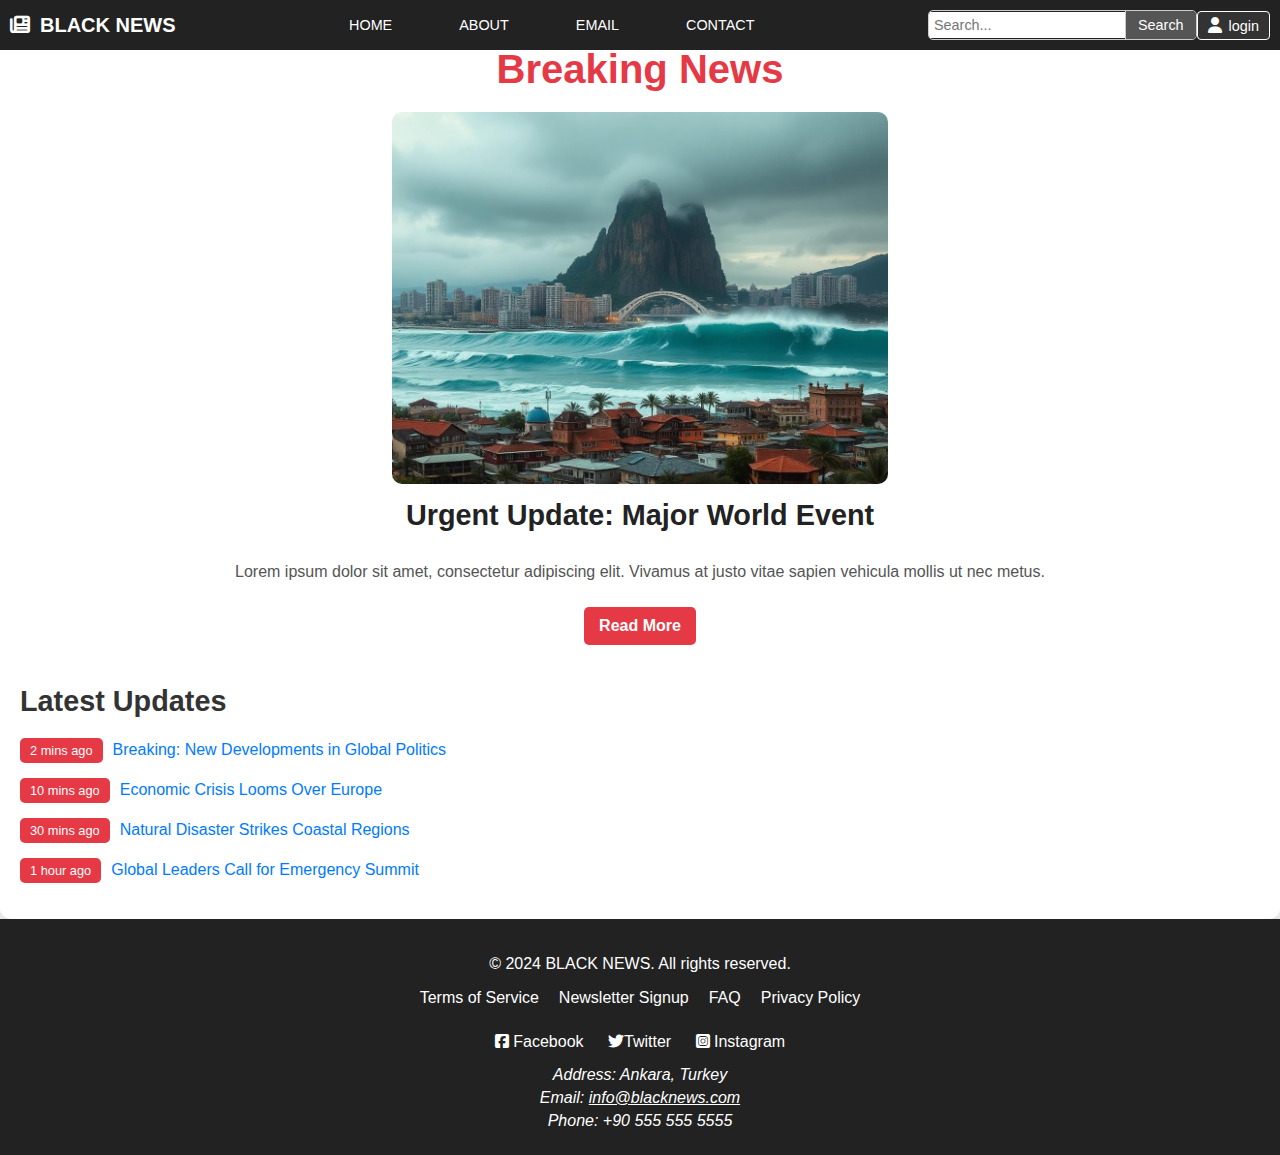
<file: pages/breaking news/breaking news.html>
<!DOCTYPE html>
<html lang="en">

<head>
    <meta charset="UTF-8">
    <meta name="viewport" content="width=device-width, initial-scale=1.0">
    <title>BLACKNEWS.com</title>
    <link rel="stylesheet" href="breaking news.css">
    <link rel="stylesheet" href="https://cdnjs.cloudflare.com/ajax/libs/font-awesome/6.6.0/css/all.min.css">
</head>

<body>
    <header>
        <label for="toggle-sidebar" class="logo"><i class="fa-solid fa-newspaper"></i> BLACK NEWS</label>

        <nav class="Nav-Menu">
            <ul>
                <li><a href="/index.html">HOME</a></li>
                <li><a href="/pages/about/about.html">ABOUT</a></li>
                <li><a href="/pages/email/email.html">EMAIL</a></li>
                <li><a href="/pages/contact/contact.html">CONTACT</a></li>
            </ul>
        </nav>

        <div class="lheader-right">
            <div class="search-container">
                <input type="text" placeholder="Search..." id="search">
                <button type="submit">Search</button>
            </div>
    
            <a class="login" href="/pages/giriş/giriş.html">
                <i class="fa-solid fa-user"></i> login
            </a>
        </div>    

    </header>
    <input type="checkbox" id="toggle-sidebar">
    <aside>

        <ul>
            <li><a href="/pages/world/world.html"><i class="fa-solid fa-globe"></i>World</a></li>
            <li><a href="/pages/breaking news/breaking news.html"><i class="fas fa-newspaper"></i>Breaking News</a></li>
            <li><a href="/pages/sport/sprot.html"><i class="fa-solid fa-football"></i>Sport</a></li>
        </ul>
    </aside>

    <main class="breaking-news-content">
        <section class="breaking-headline">
            <h1>Breaking News</h1>
            <article class="breaking-article">
                <img src="/access/breaking news/breaking news5.png" alt="Breaking news headline image">
                <h2>Urgent Update: Major World Event</h2>
                <p>Lorem ipsum dolor sit amet, consectetur adipiscing elit. Vivamus at justo vitae sapien vehicula
                    mollis ut nec metus.</p>
                <a href="#" class="read-more">Read More</a>
            </article>
        </section>

        <section class="breaking-updates">
            <h2>Latest Updates</h2>
            <ul class="breaking-list">
                <li>
                    <span class="timestamp">2 mins ago</span>
                    <a href="#">Breaking: New Developments in Global Politics</a>
                </li>
                <li>
                    <span class="timestamp">10 mins ago</span>
                    <a href="#">Economic Crisis Looms Over Europe</a>
                </li>
                <li>
                    <span class="timestamp">30 mins ago</span>
                    <a href="#">Natural Disaster Strikes Coastal Regions</a>
                </li>
                <li>
                    <span class="timestamp">1 hour ago</span>
                    <a href="#">Global Leaders Call for Emergency Summit</a>
                </li>
            </ul>
        </section>
    </main>

    <footer>
        <div class="footer-container">

            <p>&copy; 2024 BLACK NEWS. All rights reserved.</p>

            <nav>
                <ul>
                    <li><a href="#">Terms of Service </a></li>
                    <li><a href="#">Newsletter Signup</a></li>
                    <li><a href="#">FAQ</a></li>
                    <li><a href="#">Privacy Policy</a></li>
                </ul>
            </nav>

            <div class="social-media">
                <a href="https://facebook.com" target="_blank"><i class="fa-brands fa-square-facebook"></i> Facebook</a>
                <a href="https://twitter.com" target="_blank"><i class="fa-brands fa-twitter"></i>Twitter</a>
                <a href="https://instagram.com" target="_blank"><i class="fa-brands fa-square-instagram"></i>
                    Instagram</a>
            </div>

            <address>
                <p>Address: Ankara, Turkey</p>
                <p>Email: <a href="mailto:info@blacknews.com">info@blacknews.com</a></p>
                <p>Phone: +90 555 555 5555</p>
            </address>
        </div>
    </footer>

</body>

</html>
</file>
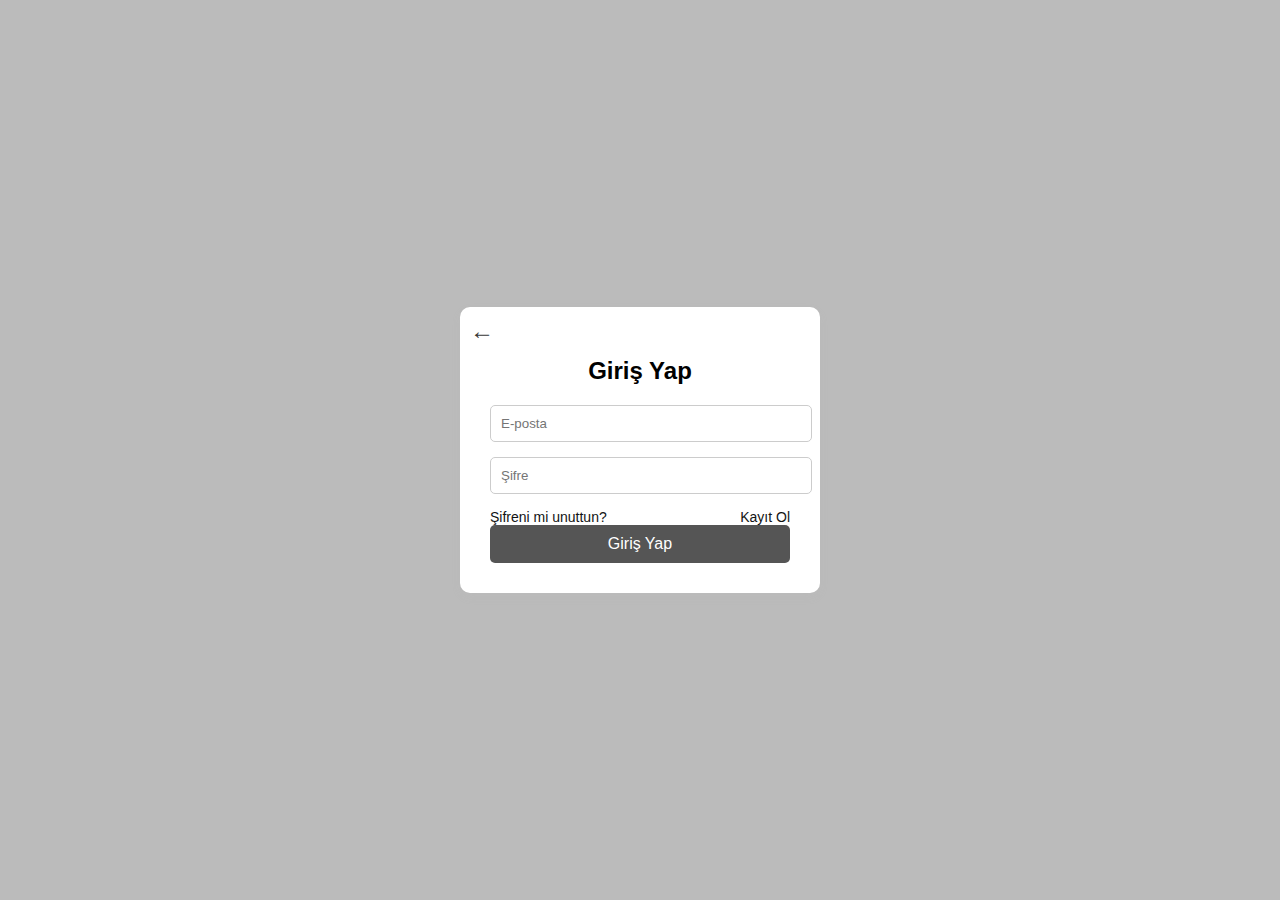
<file: pages/giriş/giriş.html>
<!DOCTYPE html>
<html lang="tr">

<head>
    <meta charset="UTF-8">
    <meta name="viewport" content="width=device-width, initial-scale=1.0">
    <title>Giriş Yap</title>
    <style>
        body {
            font-family: Arial, sans-serif;
            display: flex;
            justify-content: center;
            align-items: center;
            height: 100vh;
            background-color: rgb(187, 187, 187);
            margin: 0;
        }

        .login-container {
            background-color: white;
            padding: 30px;
            border-radius: 10px;
            box-shadow: 0 4px 8px rgba(187, 186, 186, 0.1);
            width: 300px;
            position: relative;
        }

        .login-container h2 {
            text-align: center;
            margin-bottom: 20px;
        }

        .input-field {
            width: 100%;
            padding: 10px;
            margin-bottom: 15px;
            border: 1px solid #ccc;
            border-radius: 5px;
        }

        .forgot-password {
            font-size: 14px;
            color: #131414;
            text-decoration: none;
        }

        .register-btn {
            width: 100%;
            padding: 10px;
            background-color: rgb(85, 85, 85);
            color: white;
            border: none;
            border-radius: 5px;
            font-size: 16px;
            cursor: pointer;
        }

        .register-btn:hover {
            background-color: rgb(29, 29, 29);
        }

        .links {
            display: flex;
            justify-content: space-between;
            align-items: center;
        }

        .back-icon {
            position: absolute;
            top: 10px;
            left: 10px;
            font-size: 24px;
            color: rgb(56, 56, 56);
            cursor: pointer;
            text-decoration: none;
        }

        .back-icon:hover {
            color: rgb(0, 0, 0);
        }
    </style>
</head>

<body>

    <div class="login-container">

        <a href="/" class="back-icon">&#8592;</a>

        <h2>Giriş Yap</h2>
        <form action="/login" method="POST">
            <input type="email" class="input-field" placeholder="E-posta" name="email" required>
            <input type="password" class="input-field" placeholder="Şifre" name="password" required>

            <div class="links">
                <a href="/forgot-password" class="forgot-password">Şifreni mi unuttun?</a>
                <a href="/pages/kayıtol/kayıtol.html" class="forgot-password">Kayıt Ol</a>
            </div>

            <button type="submit" class="register-btn">Giriş Yap</button>
        </form>
    </div>

</body>

</html>
</file>
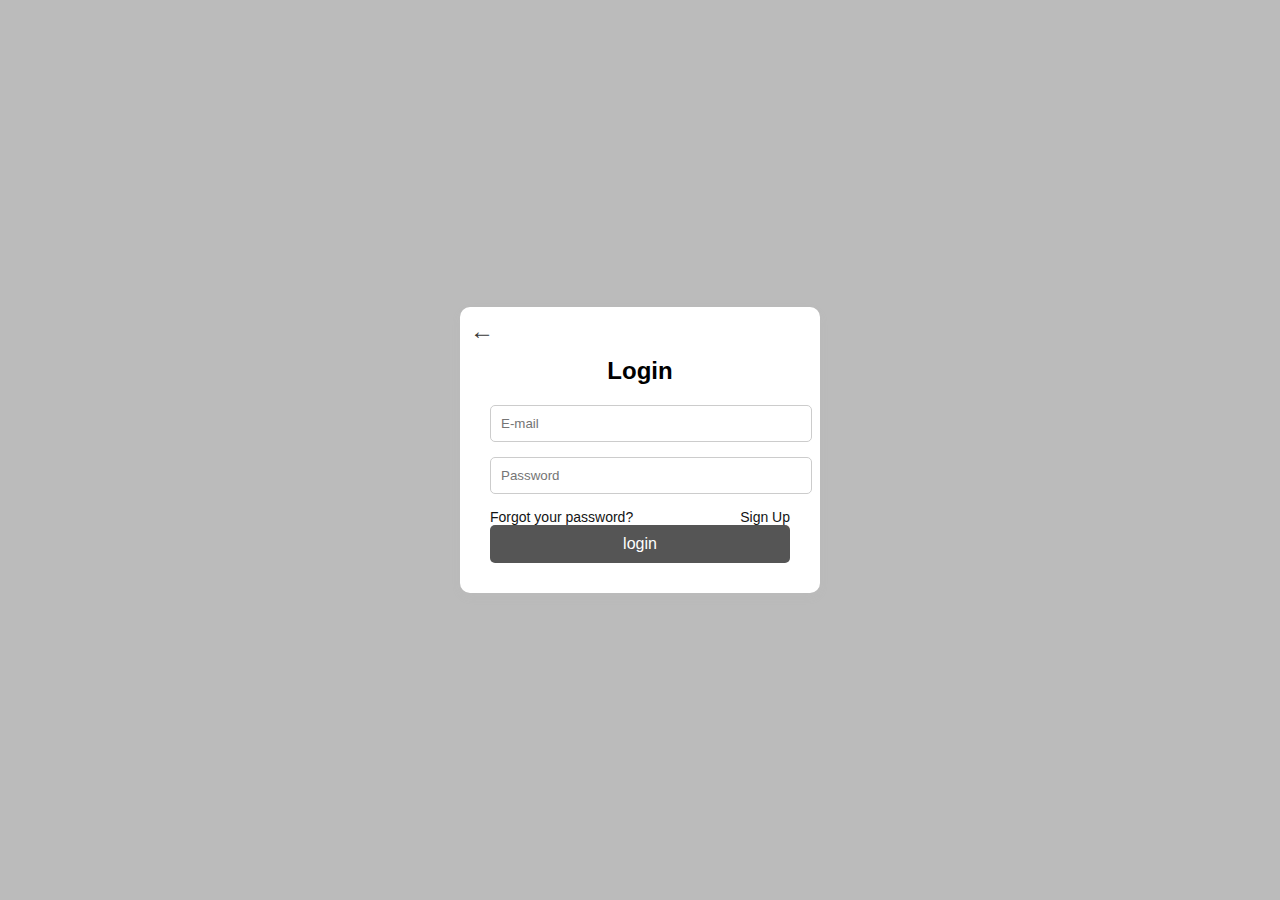
<file: pages/Login/Login.html>
<!DOCTYPE html>
<html lang="en">

<head>
    <meta charset="UTF-8">
    <meta name="viewport" content="width=device-width, initial-scale=1.0">
    <title>Login</title>
    <style>
        body {
            font-family: Arial, sans-serif;
            display: flex;
            justify-content: center;
            align-items: center;
            height: 100vh;
            background-color: rgb(187, 187, 187);
            margin: 0;
        }

        .login-container {
            background-color: white;
            padding: 30px;
            border-radius: 10px;
            box-shadow: 0 4px 8px rgba(187, 186, 186, 0.1);
            width: 300px;
            position: relative;
        }

        .login-container h2 {
            text-align: center;
            margin-bottom: 20px;
        }

        .input-field {
            width: 100%;
            padding: 10px;
            margin-bottom: 15px;
            border: 1px solid #ccc;
            border-radius: 5px;
        }

        .forgot-password {
            font-size: 14px;
            color: #131414;
            text-decoration: none;
        }

        .register-btn {
            width: 100%;
            padding: 10px;
            background-color: rgb(85, 85, 85);
            color: white;
            border: none;
            border-radius: 5px;
            font-size: 16px;
            cursor: pointer;
        }

        .register-btn:hover {
            background-color: rgb(29, 29, 29);
        }

        .links {
            display: flex;
            justify-content: space-between;
            align-items: center;
        }

        .back-icon {
            position: absolute;
            top: 10px;
            left: 10px;
            font-size: 24px;
            color: rgb(56, 56, 56);
            cursor: pointer;
            text-decoration: none;
        }

        .back-icon:hover {
            color: rgb(0, 0, 0);
        }
    </style>
</head>

<body>

    <div class="login-container">

        <a href="/" class="back-icon">&#8592;</a>

        <h2>Login</h2>
        <form action="/login" method="POST">
            <input type="email" class="input-field" placeholder="E-mail" name="email" required>
            <input type="password" class="input-field" placeholder="Password" name="password" required>

            <div class="links">
                <a href="/forgot-password" class="forgot-password">Forgot your password?</a>
                <a href="/pages/Signup/Sign up.html" class="forgot-password">Sign Up</a>
            </div>

            <button type="submit" class="register-btn">login</button>
        </form>
    </div>

</body>

</html>
</file>
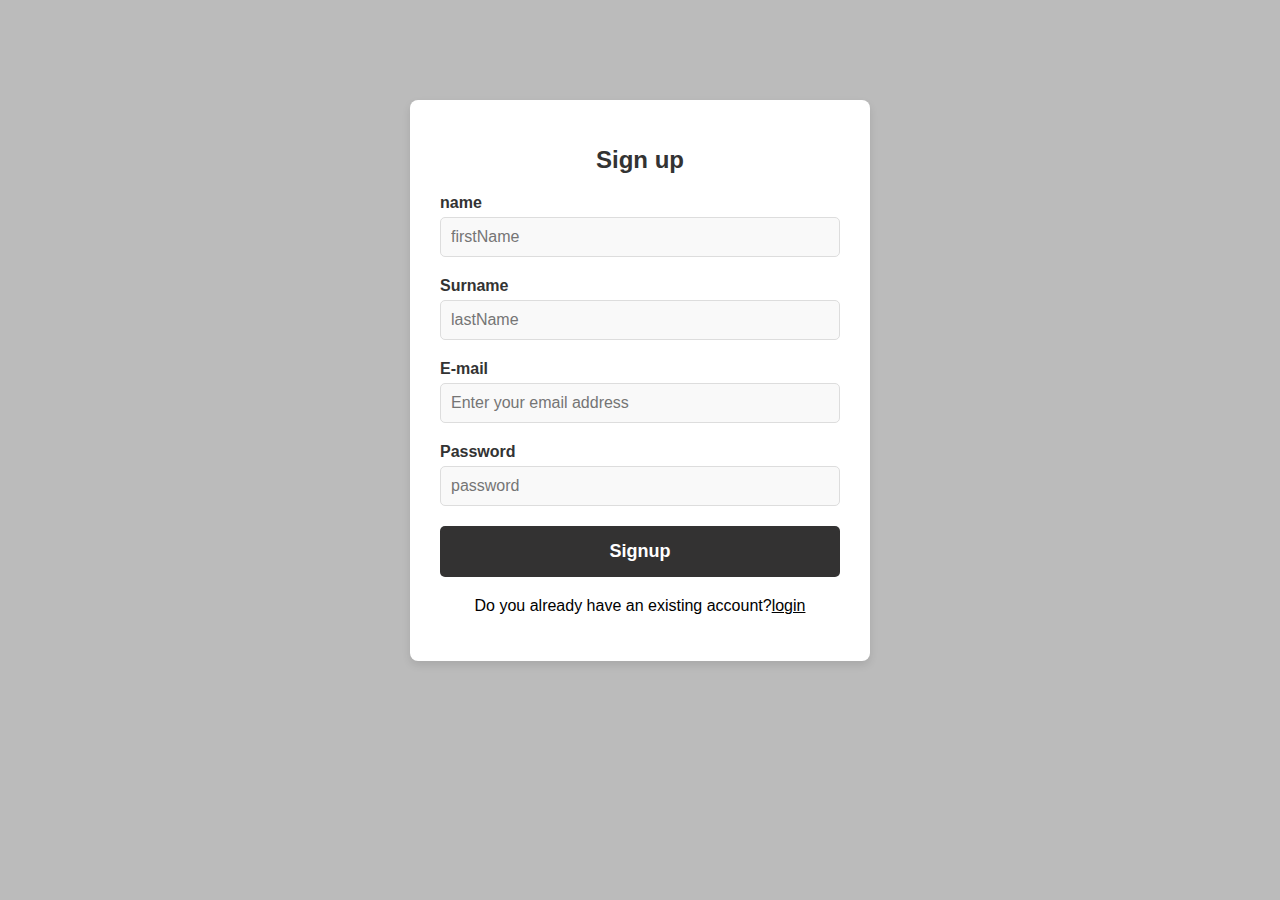
<file: pages/Signup/Sign up.html>
<html lang="en">

<head>
    <meta charset="UTF-8">
    <meta name="viewport" content="width=device-width, initial-scale=1.0">
    <title>Signup</title>
    <link rel="stylesheet" href="Sign up.css">
</head>

<body>
    <div class="form-container">
        <h1 class="form-title">Sign up</h1>
        <form action="/submit-registration" method="POST">

            <div class="form-group">
                <label for="firstName">name</label>
                <input type="text" id="firstName" name="firstName" required placeholder="firstName">
            </div>
            <div class="form-group">
                <label for="lastName">Surname</label>
                <input type="text" id="lastName" name="lastName" required placeholder="lastName">
            </div>

            <div class="form-group">
                <label for="email">E-mail</label>
                <input type="email" id="email" name="email" required placeholder="Enter your email address">
            </div>

            <div class="form-group">
                <label for="password">Password</label>
                <input type="password" id="password" name="password" required placeholder="password">
            </div>

            <button type="submit" class="submit-btn">Signup</button>
        </form>

        <p class="switch-link">Do you already have an existing account?<a href="/pages/Login/Login.html">login</a></p>

    </div>
</body>

</html>
</file>
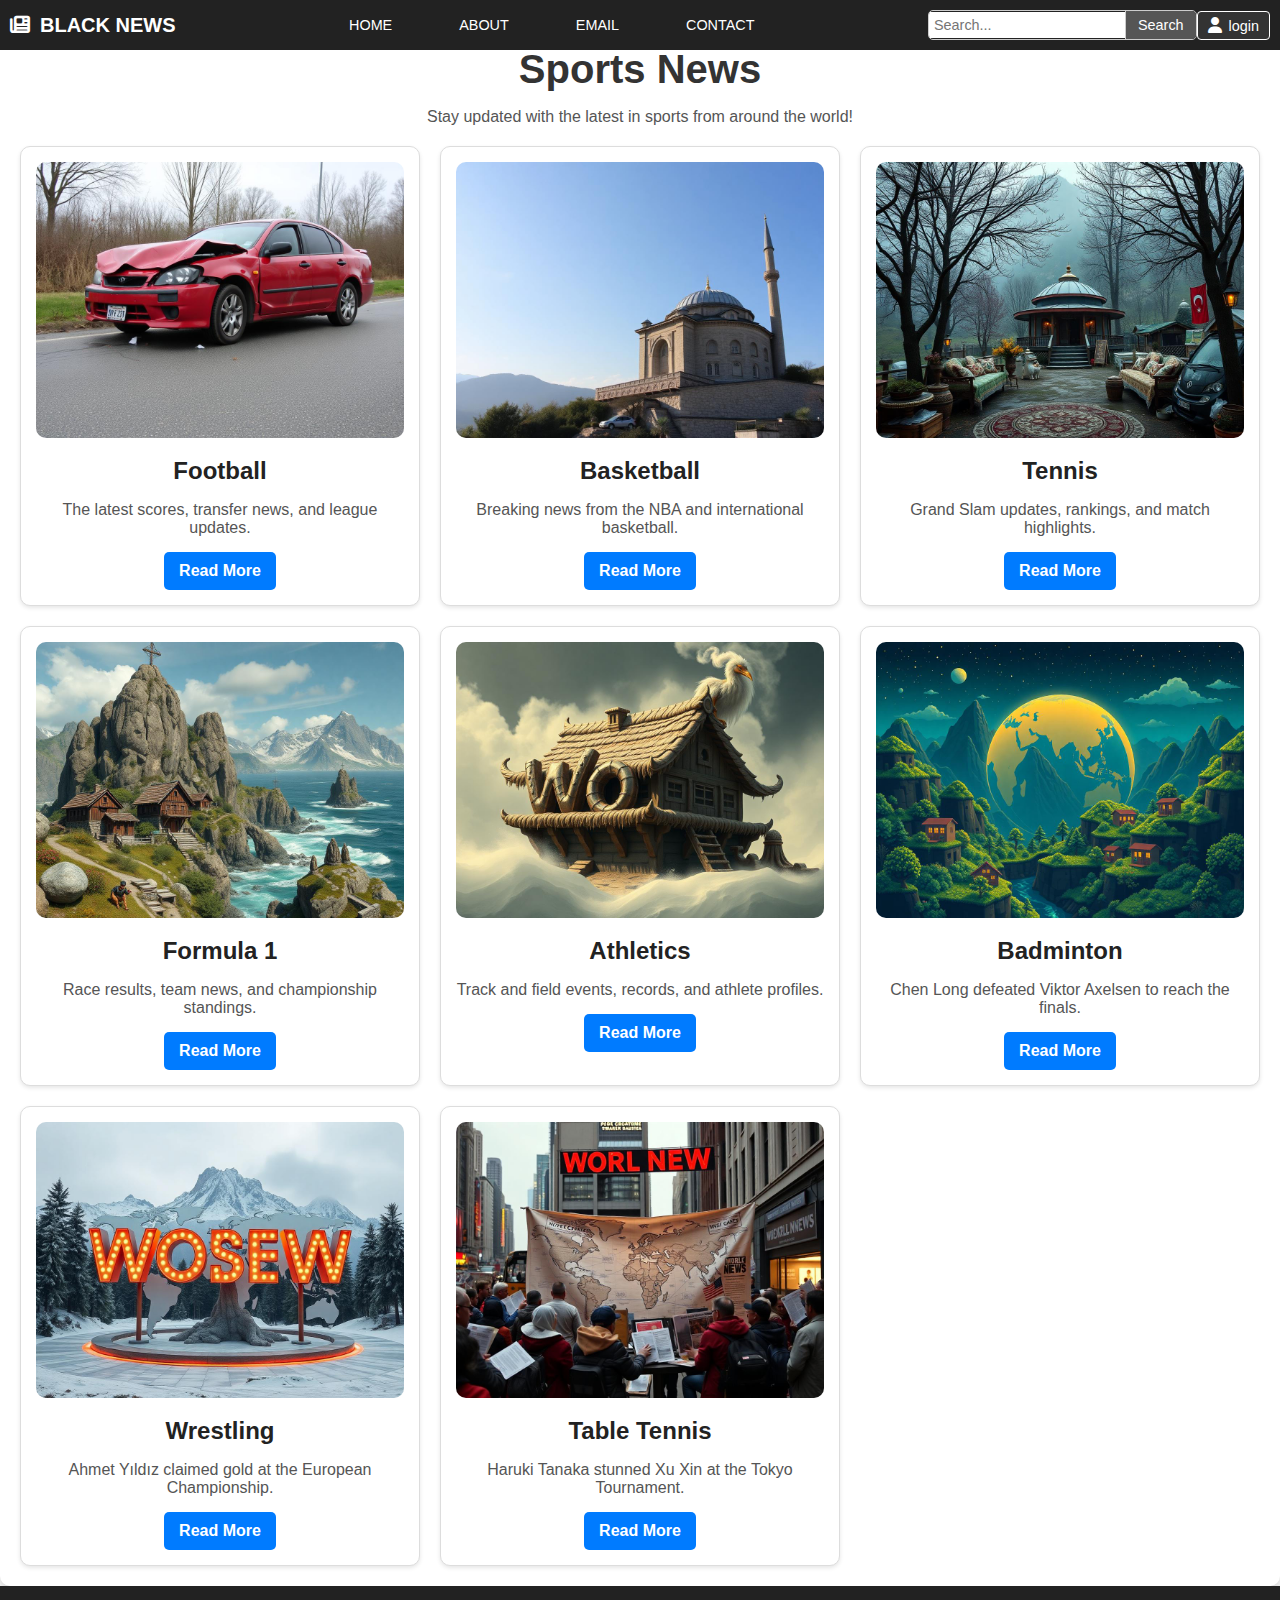
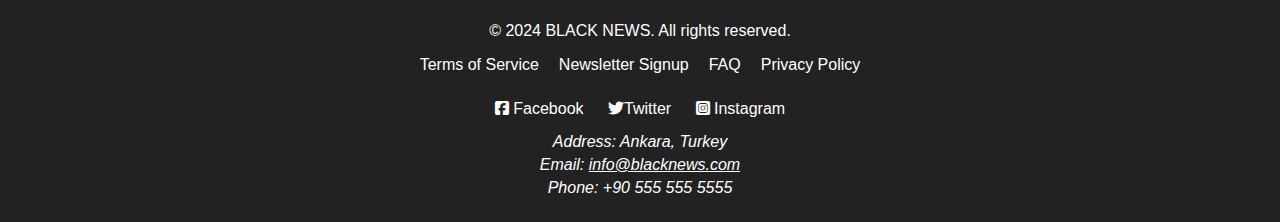
<file: pages/sport/sprot.html>
<!DOCTYPE html>
<html lang="en">

<head>
    <meta charset="UTF-8">
    <meta name="viewport" content="width=device-width, initial-scale=1.0">
    <title>BLACKNEWS.com</title>
    <link rel="stylesheet" href="sport.css">
    <link rel="stylesheet" href="https://cdnjs.cloudflare.com/ajax/libs/font-awesome/6.6.0/css/all.min.css">
</head>

<body>
    <header>
        <label for="toggle-sidebar" class="logo"><i class="fa-solid fa-newspaper"></i> BLACK NEWS</label>

        <nav class="Nav-Menu">
            <ul>
                <li><a href="/index.html">HOME</a></li>
                <li><a href="/pages/about/about.html">ABOUT</a></li>
                <li><a href="/pages/email/email.html">EMAIL</a></li>
                <li><a href="/pages/contact/contact.html">CONTACT</a></li>
            </ul>
        </nav>
        <div class="lheader-right">
            <div class="search-container">
                <input type="text" placeholder="Search..." id="search">
                <button type="submit">Search</button>
            </div>
    
            <a class="login" href="/pages/giriş/giriş.html">
                <i class="fa-solid fa-user"></i> login
            </a>
        </div>    

   

    </header>
    <input type="checkbox" id="toggle-sidebar">
    <aside>

        <ul>
            <li><a href="/pages/world/world.html"><i class="fa-solid fa-globe"></i>World</a></li>
            <li><a href="/pages/breaking news/breaking news.html"><i class="fas fa-newspaper"></i>Breaking News</a></li>
            <li><a href="/pages/sport/sprot.html"><i class="fa-solid fa-football"></i>Sport</a></li>
        </ul>
    </aside>

    <main class="sport-content">
        <section class="sport-header">
            <h1>Sports News</h1>
            <p>Stay updated with the latest in sports from around the world!</p>
        </section>

        <section class="sports-categories">
            <article class="sport-category">
                <img src="/access/sport/news1.png" alt="Football">
                <h2>Football</h2>
                <p>The latest scores, transfer news, and league updates.</p>
                <a href="#" class="read-more">Read More</a>
            </article>
            <article class="sport-category">
                <img src="/access/sport/news2.png" alt="Basketball">
                <h2>Basketball</h2>
                <p>Breaking news from the NBA and international basketball.</p>
                <a href="#" class="read-more">Read More</a>
            </article>
            <article class="sport-category">
                <img src="/access/sport/news3.png" alt="Tennis">
                <h2>Tennis</h2>
                <p>Grand Slam updates, rankings, and match highlights.</p>
                <a href="#" class="read-more">Read More</a>
            </article>
            <article class="sport-category">
                <img src="/access/sport/news4.png" alt="Formula 1">
                <h2>Formula 1</h2>
                <p>Race results, team news, and championship standings.</p>
                <a href="#" class="read-more">Read More</a>
            </article>
            <article class="sport-category">
                <img src="/access/sport/news5.png" alt="Athletics">
                <h2>Athletics</h2>
                <p>Track and field events, records, and athlete profiles.</p>
                <a href="#" class="read-more">Read More</a>
            </article>
            <article class="sport-category">
                <img src="/access/sport/news6.png" alt=" Badminton">
                <h2> Badminton</h2>
                <p>Chen Long defeated Viktor Axelsen to reach the finals.</p>
                <a href="#" class="read-more">Read More</a>
            </article>
            <article class="sport-category">
                <img src="/access/sport/news7.png" alt="Wrestling">
                <h2>Wrestling</h2>
                <p>Ahmet Yıldız claimed gold at the European Championship.</p>
                <a href="#" class="read-more">Read More</a>
            </article>
            <article class="sport-category">
                <img src="/access/sport/news8.png" alt="Table Tennis">
                <h2>Table Tennis</h2>
                <p>Haruki Tanaka stunned Xu Xin at the Tokyo Tournament.</p>
                <a href="#" class="read-more">Read More</a>
            </article>
        </section>
    </main>

    <footer>
        <div class="footer-container">

            <p>&copy; 2024 BLACK NEWS. All rights reserved.</p>

            <nav>
                <ul>
                    <li><a href="#">Terms of Service </a></li>
                    <li><a href="#">Newsletter Signup</a></li>
                    <li><a href="#">FAQ</a></li>
                    <li><a href="#">Privacy Policy</a></li>
                </ul>
            </nav>

            <div class="social-media">
                <a href="https://facebook.com" target="_blank"><i class="fa-brands fa-square-facebook"></i> Facebook</a>
                <a href="https://twitter.com" target="_blank"><i class="fa-brands fa-twitter"></i>Twitter</a>
                <a href="https://instagram.com" target="_blank"><i class="fa-brands fa-square-instagram"></i>
                    Instagram</a>
            </div>

            <address>
                <p>Address: Ankara, Turkey</p>
                <p>Email: <a href="mailto:info@blacknews.com">info@blacknews.com</a></p>
                <p>Phone: +90 555 555 5555</p>
            </address>
        </div>
    </footer>

</body>

</html>
</file>
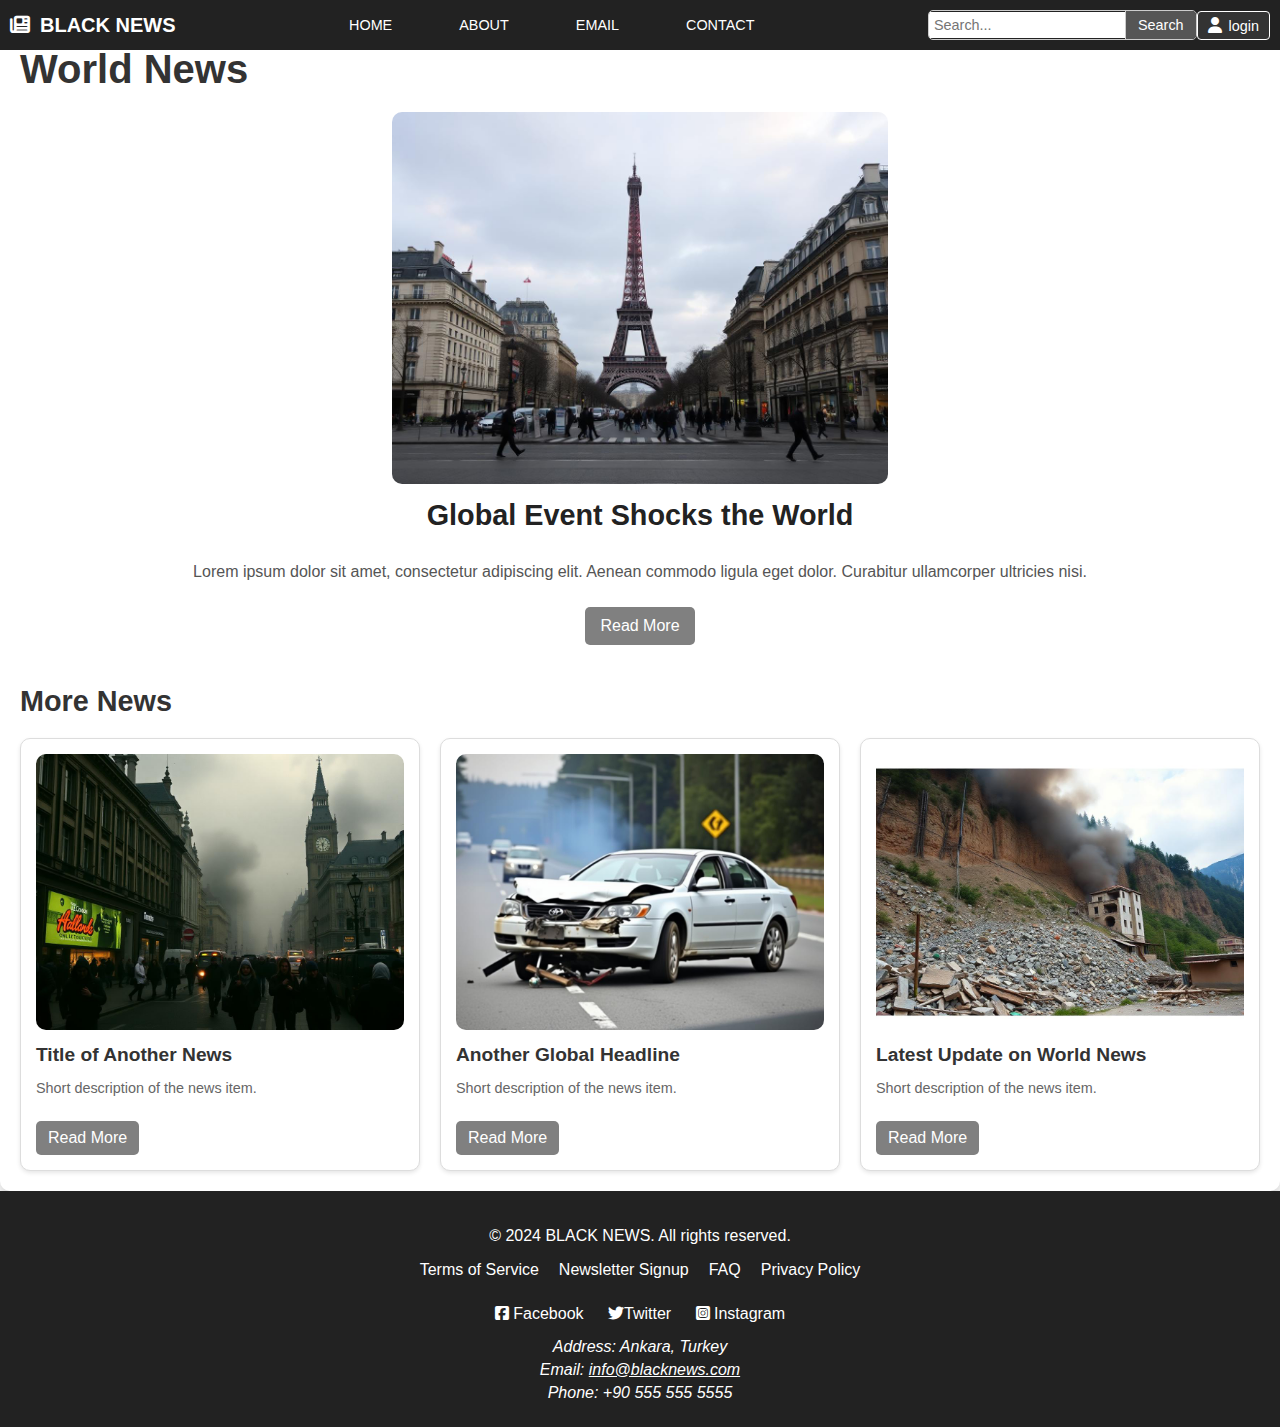
<file: pages/world/world.html>
<!DOCTYPE html>
<html lang="en">

<head>
    <meta charset="UTF-8">
    <meta name="viewport" content="width=device-width, initial-scale=1.0">
    <title>BLACKNEWS.com</title>
    <link rel="stylesheet" href="world.css">
    <link rel="stylesheet" href="https://cdnjs.cloudflare.com/ajax/libs/font-awesome/6.6.0/css/all.min.css">
</head>

<body>
    <header>
        <label for="toggle-sidebar" class="logo"><i class="fa-solid fa-newspaper"></i> BLACK NEWS</label>

        <nav class="Nav-Menu">
            <ul>
                <li><a href="/index.html">HOME</a></li>
                <li><a href="/pages/about/about.html">ABOUT</a></li>
                <li><a href="/pages/email/email.html">EMAIL</a></li>
                <li><a href="/pages/contact/contact.html">CONTACT</a></li>
            </ul>
        </nav>

        <div class="lheader-right">
            <div class="search-container">
                <input type="text" placeholder="Search..." id="search">
                <button type="submit">Search</button>
            </div>
    
            <a class="login" href="/pages/giriş/giriş.html">
                <i class="fa-solid fa-user"></i> login
            </a>
        </div>    

    </header>

    </header>
    <input type="checkbox" id="toggle-sidebar">
    <aside>

        <ul>
            <li><a href="/pages/world/world.html"><i class="fa-solid fa-globe"></i>World</a></li>
            <li><a href="/pages/breaking news/breaking news.html"><i class="fas fa-newspaper"></i>Breaking News</a></li>
            <li><a href="/pages/sport/sprot.html"><i class="fa-solid fa-football"></i>Sport</a></li>
        </ul>
    </aside>

    <main class="world-content">
        <section class="headline-news">
            <h1>World News</h1>
            <article class="main-article">
                <img src="/access//world/world news1.png" alt="Main news image">
                <h2>Global Event Shocks the World</h2>
                <p>Lorem ipsum dolor sit amet, consectetur adipiscing elit. Aenean commodo ligula eget dolor. Curabitur
                    ullamcorper ultricies nisi.</p>
                <a href="#" class="read-more">Read More</a>
            </article>
        </section>

        <section class="other-news">
            <h2>More News</h2>
            <div class="news-grid">
                <article>
                    <img src="/access//world/world news2.png" alt="News image">
                    <h3>Title of Another News</h3>
                    <p>Short description of the news item.</p>
                    <a href="#" class="read-more">Read More</a>
                </article>
                <article>
                    <img src="/access/world/world news3.png" alt="News image">
                    <h3>Another Global Headline</h3>
                    <p>Short description of the news item.</p>
                    <a href="#" class="read-more">Read More</a>
                </article>
                <article>
                    <img src="/access/world/world news4.png" alt="News image">
                    <h3>Latest Update on World News</h3>
                    <p>Short description of the news item.</p>
                    <a href="#" class="read-more">Read More</a>
                </article>
            </div>
        </section>
    </main>

    <footer>
        <div class="footer-container">

            <p>&copy; 2024 BLACK NEWS. All rights reserved.</p>

            <nav>
                <ul>
                    <li><a href="#">Terms of Service </a></li>
                    <li><a href="#">Newsletter Signup</a></li>
                    <li><a href="#">FAQ</a></li>
                    <li><a href="#">Privacy Policy</a></li>
                </ul>
            </nav>

            <div class="social-media">
                <a href="https://facebook.com" target="_blank"><i class="fa-brands fa-square-facebook"></i> Facebook</a>
                <a href="https://twitter.com" target="_blank"><i class="fa-brands fa-twitter"></i>Twitter</a>
                <a href="https://instagram.com" target="_blank"><i class="fa-brands fa-square-instagram"></i>
                    Instagram</a>
            </div>

            <address>
                <p>Address: Ankara, Turkey</p>
                <p>Email: <a href="mailto:info@blacknews.com">info@blacknews.com</a></p>
                <p>Phone: +90 555 555 5555</p>
            </address>
        </div>
    </footer>

</body>

</html>
</file>
<file: pages/breaking news/breaking news.css>
body {
    margin: 0;
    font-family: Arial, sans-serif;
    transition: transform 0.4s ease;
    background-color: #f4f4f4;
}

header {
    display: flex;
    justify-content: space-between;
    align-items: center;
    padding: 10px 0;
    background-color: #222;
    color: white;
    position: fixed;
    width: 100%;
    top: 0;
    z-index: 1000;
    box-sizing: border-box;
}

.logo {
    font-size: 20px;
    font-weight: bold;
    display: flex;
    align-items: center;
    margin-left: 10px;
    cursor: pointer;
}

.logo i {
    margin-right: 10px;
}

.Nav-Menu ul {
    list-style: none;
    margin: 0;
    padding: 0;
    display: flex;
    gap: 15px;
}

.Nav-Menu li {
    padding: 0 10px;

}

.Nav-Menu li a {
    color: white;
    text-decoration: none;
    padding: 8px 16px;
    transition: background 0.3s;
    font-size: 0.9rem;
}

.Nav-Menu li a:hover {
    background-color: #555;
    border-radius: 5px;
}

.lheader-right {
    display: flex;
    align-items: center;
    justify-content: flex-end;
    padding-right: 10px;
}

.search-container {
    display: flex;
    align-items: center;
    border: 1px solid #ccc;
    border-radius: 5px;
    overflow: hidden;
}

.search-container input {
    padding: 5px;
    border: none;
    outline: none;
    flex: 1;
    font-size: 0.9rem;
}

.search-container button {
    padding: 6px 12px;
    background-color: #555;
    color: white;
    border: none;
    cursor: pointer;
    border-left: 1px solid #ccc;
    font-size: 0.9rem;
}

.search-container button i {
    margin-right: 5px;
}

.search-container button:hover {
    background-color: #777;
}


.login {
    text-decoration: none;
    color: #fff;
    border-radius: 4px;
    border: 1px solid white;
    padding: 5px 10px;
    background-color: #333;
    font-size: 0.9rem;
}

.login i {
    font-size: 1rem;
    padding-right: 3px;
}

@media (max-width: 900px) {

    header {
        flex-direction: column;
        padding: 10px 15px;
    }

    .lheader-right {
        display: flex;
        align-items: center;
        justify-content: space-between;
        width: 100%;
        margin-bottom: 10px;
    }

    .search-container {
        max-width: 150px;
        flex-grow: 1;
    }

    .search-container input {
        width: 100%;
    }

    .search-container button {
        flex-shrink: 0;
    }

    .login {
        font-size: 0.8rem;
        padding: 5px 8px;
    }

    .logo {
        font-size: 18px;
    }

    .Nav-Menu {
        order: 2;
        width: 100%;
        text-align: center;
        margin-top: 10px;
    }

    .Nav-Menu ul {
        justify-content: center;
        gap: 10px;
    }

    .Nav-Menu li a {
        font-size: 0.8rem;
    }

}


aside {
    position: fixed;
    top: 0;
    left: -25%;
    width: 25%;
    height: 100%;
    background-color: #111;
    color: white;
    overflow: hidden;
    transition: left 0.4s ease;
    padding-top: 60px;
    z-index: 999;
}

aside h3 {
    text-align: center;
    margin-bottom: 20px;
}

aside ul {
    list-style: none;
    padding: 0 20px;
}

aside li {
    margin: 15px 0;
}

aside li a {
    color: white;
    text-decoration: none;
    display: block;
    padding: 10px;
    transition: background 0.3s;
}

aside li a:hover {
    background-color: #555;
    border-radius: 5px;
}

aside li a i {
    padding: right 10px;
}

#toggle-sidebar {
    display: none;
}

/* Sidebar açıldığında ve sayfa sağa kaydır*/
#toggle-sidebar:checked~aside {
    left: 0;
}

#toggle-sidebar:checked~body {
    transform: translateX(25%);
}

.breaking-news-content {
    padding: 20px;
    max-width: 100%;
    margin: 0 auto;
    background: #fff;
    border-radius: 10px;
    box-shadow: 0 4px 6px rgba(0, 0, 0, 0.1);
}

.breaking-headline h1 {
    font-size: 2.5rem;
    color: #e63946;
    margin-bottom: 20px;
    text-align: center;
}

.breaking-article {
    display: flex;
    flex-direction: column;
    align-items: center;
    text-align: center;
}

.breaking-article img {
    max-width: 40%;
    border-radius: 10px;
}

.breaking-article h2 {
    font-size: 1.8rem;
    margin: 15px 0;
    color: #222;
}

.breaking-article p {
    font-size: 1rem;
    color: #555;
}

.breaking-article .read-more {
    display: inline-block;
    margin-top: 10px;
    padding: 10px 15px;
    background: #e63946;
    color: #fff;
    text-decoration: none;
    border-radius: 5px;
    font-weight: bold;
}

.breaking-article .read-more:hover {
    background: #b71c1c;
}

.breaking-updates {
    margin-top: 40px;
}

.breaking-updates h2 {
    font-size: 1.8rem;
    color: #333;
    margin-bottom: 20px;
}

.breaking-list {
    list-style: none;
    padding: 0;
}

.breaking-list li {
    margin-bottom: 15px;
    display: flex;
    align-items: center;
    gap: 10px;
}

.breaking-list .timestamp {
    background: #e63946;
    color: #fff;
    padding: 5px 10px;
    border-radius: 5px;
    font-size: 0.8rem;
}

.breaking-list a {
    color: #007BFF;
    text-decoration: none;
    font-size: 1rem;
}

.breaking-list a:hover {
    text-decoration: underline;
}

footer {
    background-color: #222;
    color: white;
    padding: 20px 0;
    text-align: center;
}

.footer-container {
    max-width: 1200px;
    margin: 0 auto;
}

.footer-container nav ul {
    list-style: none;
    padding: 0;
    display: flex;
    justify-content: center;
    gap: 20px;
}

.footer-container nav ul li a {
    color: white;
    text-decoration: none;
}

.footer-container nav ul li a:hover {
    text-decoration: underline;
}

.social-media a {
    display: inline-block;
    margin: 10px;
    color: white;
    text-decoration: none;
    transition: color 0.3s;
}

.social-media a:hover {
    color: #777;
}

address p {
    margin: 5px 0;
}

address a {
    color: white;
    text-decoration: underline;
}
</file>
<file: pages/Signup/Sign up.css>
body {
    font-family: Arial, sans-serif;
    background-color:  rgb(187, 187, 187);
    margin: 0;
    padding: 0;
}

.form-container {
    max-width: 400px;
    margin: 100px auto;
    padding: 30px;
    background-color: white;
    border-radius: 8px;
    box-shadow: 0 4px 8px rgba(0, 0, 0, 0.1);
}

.form-title {
    text-align: center;
    font-size: 24px;
    margin-bottom: 20px;
    color: #333;
}

.form-group {
    margin-bottom: 20px;
}

.form-group label {
    font-weight: bold;
    margin-bottom: 5px;
    display: block;
    color: #333;
}

.form-group input {
    width: 100%;
    padding: 10px;
    font-size: 16px;
    border: 1px solid #ddd;
    border-radius: 5px;
    background-color: #f9f9f9;
    box-sizing: border-box;
}

.form-group input:focus {
    border-color: #0066cc;
    outline: none;
    background-color: #fff;
}

.submit-btn {
    width: 100%;
    padding: 15px;
    font-size: 18px;
    color: white;
    background-color:rgb(51, 50, 50) ;
    border: none;
    border-radius: 5px;
    cursor: pointer;
    font-weight: bold;
}

.submit-btn:hover {
    background-color:black ;
}

.switch-link {
    text-align: center;
    margin-top: 20px;
}

.switch-link a {
    color:black;
}

.switch-link a:hover {
    text-decoration: underline;
}
</file>
<file: pages/sport/sport.css>
body {
margin: 0;
font-family: Arial, sans-serif;
transition: transform 0.4s ease;
background-color: #f4f4f4;
}

header {
display: flex;
justify-content: space-between;
align-items: center;
padding: 10px 0;
background-color: #222;
color: white;
position: fixed;
width: 100%;
top: 0;
z-index: 1000;
box-sizing: border-box;
}

.logo {
font-size: 20px;
font-weight: bold;
display: flex;
align-items: center;
margin-left: 10px;
cursor: pointer;
}

.logo i {
margin-right: 10px;
}

.Nav-Menu ul {
list-style: none;
margin: 0;
padding: 0;
display: flex;
gap: 15px;
}

.Nav-Menu li {
padding: 0 10px;

}

.Nav-Menu li a {
color: white;
text-decoration: none;
padding: 8px 16px;
transition: background 0.3s;
font-size: 0.9rem;
}

.Nav-Menu li a:hover {
background-color: #555;
border-radius: 5px;
}

.lheader-right {
display: flex;
align-items: center;
justify-content: flex-end;
padding-right: 10px;
}

.search-container {
display: flex;
align-items: center;
border: 1px solid #ccc;
border-radius: 5px;
overflow: hidden;
}

.search-container input {
padding: 5px;
border: none;
outline: none;
flex: 1;
font-size: 0.9rem;
}

.search-container button {
padding: 6px 12px;
background-color: #555;
color: white;
border: none;
cursor: pointer;
border-left: 1px solid #ccc;
font-size: 0.9rem;
}

.search-container button i {
margin-right: 5px;
}

.search-container button:hover {
background-color: #777;
}


.login {
text-decoration: none;
color: #fff;
border-radius: 4px;
border: 1px solid white;
padding: 5px 10px;
background-color: #333;
font-size: 0.9rem;
}

.login i {
font-size: 1rem;
padding-right: 3px;
}

@media (max-width: 900px) {

header {
    flex-direction: column;
    padding: 10px 15px;
}

.lheader-right {
    display: flex;
    align-items: center;
    justify-content: space-between; 
    width: 100%;
    margin-bottom: 10px; 
}

.search-container {
    max-width: 150px;
    flex-grow: 1;
}

.search-container input {
    width: 100%;
}

.search-container button {
    flex-shrink: 0;
}

.login {
    font-size: 0.8rem;
    padding: 5px 8px;
}

.logo {
    font-size: 18px;
}

.Nav-Menu {
    order: 2; 
    width: 100%;
    text-align: center;
    margin-top: 10px;
}

.Nav-Menu ul {
    justify-content: center; 
    gap: 10px;
}

.Nav-Menu li a {
    font-size: 0.8rem;
}

}


aside {
position: fixed;
top: 0;
left: -25%;
width: 25%;
height: 100%;
background-color: #111;
color: white;
overflow: hidden;
transition: left 0.4s ease;
padding-top: 60px;
z-index: 999;
}

aside h3 {
text-align: center;
margin-bottom: 20px;
}

aside ul {
list-style: none;
padding: 0 20px;
}

aside li {
margin: 15px 0;
}

aside li a {
color: white;
text-decoration: none;
display: block;
padding: 10px;
transition: background 0.3s;
}

aside li a:hover {
background-color: #555;
border-radius: 5px;
}

aside li a i {
padding: right 10px;
}

#toggle-sidebar {
display: none;
}

/* Sidebar açıldığında ve sayfa sağa kaydır*/
#toggle-sidebar:checked~aside {
left: 0;
}

#toggle-sidebar:checked~body {
transform: translateX(25%);
}






.sport-content {
    padding: 20px;
    max-width: 100%;
    margin: 0 auto;
    background: #fff;
    border-radius: 10px;
    box-shadow: 0 4px 6px rgba(0, 0, 0, 0.1);
}

.sport-header h1 {
    font-size: 2.5rem;
    color: #333;
    text-align: center;
    margin-bottom: 10px;
}

.sport-header p {
    font-size: 1rem;
    text-align: center;
    color: #555;
    margin-bottom: 20px;
}

.sports-categories {
    display: grid;
    grid-template-columns: repeat(auto-fit, minmax(300px, 1fr));
    gap: 20px;
}

.sport-category {
    background: #fff;
    border: 1px solid #ddd;
    border-radius: 10px;
    box-shadow: 0 2px 4px rgba(0, 0, 0, 0.1);
    overflow: hidden;
    text-align: center;
    padding: 15px;
}

.sport-category img {
    max-width: 100%;
    height: auto;
    border-radius: 10px;
}

.sport-category h2 {
    font-size: 1.5rem;
    margin: 15px 0 10px;
    color: #222;
}

.sport-category p {
    font-size: 1rem;
    color: #555;
    margin-bottom: 15px;
}

.sport-category .read-more {
    display: inline-block;
    padding: 10px 15px;
    background: #007BFF;
    color: #fff;
    text-decoration: none;
    border-radius: 5px;
    font-weight: bold;
}

.sport-category .read-more:hover {
    background: #0056b3;
}

footer {
background-color: #222;
color: white;
padding: 20px 0;
text-align: center;
}

.footer-container {
max-width: 1200px;
margin: 0 auto;
}

.footer-container nav ul {
list-style: none;
padding: 0;
display: flex;
justify-content: center;
gap: 20px;
}

.footer-container nav ul li a {
color: white;
text-decoration: none;
}

.footer-container nav ul li a:hover {
text-decoration: underline;
}

.social-media a {
display: inline-block;
margin: 10px;
color: white;
text-decoration: none;
transition: color 0.3s;
}

.social-media a:hover {
color: #777;
}

address p {
margin: 5px 0;
}

address a {
color: white;
text-decoration: underline;
}
</file>
<file: pages/world/world.css>
body {
    margin: 0;
    font-family: Arial, sans-serif;
    transition: transform 0.4s ease;
    background-color: #f4f4f4;
}

header {
    display: flex;
    justify-content: space-between;
    align-items: center;
    padding: 10px 0;
    background-color: #222;
    color: white;
    position: fixed;
    width: 100%;
    top: 0;
    z-index: 1000;
    box-sizing: border-box;
}

.logo {
    font-size: 20px;
    font-weight: bold;
    display: flex;
    align-items: center;
    margin-left: 10px;
    cursor: pointer;
}

.logo i {
    margin-right: 10px;
}

.Nav-Menu ul {
    list-style: none;
    margin: 0;
    padding: 0;
    display: flex;
    gap: 15px;
}

.Nav-Menu li {
padding: 0 10px;
    
}

.Nav-Menu li a {
    color: white;
    text-decoration: none;
    padding: 8px 16px;
    transition: background 0.3s;
    font-size: 0.9rem;
}

.Nav-Menu li a:hover {
    background-color: #555;
    border-radius: 5px;
}

.lheader-right {
    display: flex;
    align-items: center;
    justify-content: flex-end;
    padding-right: 10px;
}

.search-container {
    display: flex;
    align-items: center;
    border: 1px solid #ccc;
    border-radius: 5px;
    overflow: hidden;
}

.search-container input {
    padding: 5px;
    border: none;
    outline: none;
    flex: 1;
    font-size: 0.9rem;
}

.search-container button {
    padding: 6px 12px;
    background-color: #555;
    color: white;
    border: none;
    cursor: pointer;
    border-left: 1px solid #ccc;
    font-size: 0.9rem;
}

.search-container button i {
    margin-right: 5px;
}

.search-container button:hover {
    background-color: #777;
}


.login {
    text-decoration: none;
    color: #fff;
    border-radius: 4px;
    border: 1px solid white;
    padding: 5px 10px;
    background-color: #333;
    font-size: 0.9rem;
}

.login i {
    font-size: 1rem;
    padding-right: 3px;
}

@media (max-width: 900px) {

    header {
        flex-direction: column;
        padding: 10px 15px;
    }

    .lheader-right {
        display: flex;
        align-items: center;
        justify-content: space-between; 
        width: 100%;
        margin-bottom: 10px; 
    }

    .search-container {
        max-width: 150px;
        flex-grow: 1;
    }

    .search-container input {
        width: 100%;
    }

    .search-container button {
        flex-shrink: 0;
    }

    .login {
        font-size: 0.8rem;
        padding: 5px 8px;
    }

    .logo {
        font-size: 18px;
    }

    .Nav-Menu {
        order: 2; 
        width: 100%;
        text-align: center;
        margin-top: 10px;
    }

    .Nav-Menu ul {
        justify-content: center; 
        gap: 10px;
    }

    .Nav-Menu li a {
        font-size: 0.8rem;
    }
   
}


aside {
    position: fixed;
    top: 0;
    left: -25%;
    width: 25%;
    height: 100%;
    background-color: #111;
    color: white;
    overflow: hidden;
    transition: left 0.4s ease;
    padding-top: 60px;
    z-index: 999;
}

aside h3 {
    text-align: center;
    margin-bottom: 20px;
}

aside ul {
    list-style: none;
    padding: 0 20px;
}

aside li {
    margin: 15px 0;
}

aside li a {
    color: white;
    text-decoration: none;
    display: block;
    padding: 10px;
    transition: background 0.3s;
}

aside li a:hover {
    background-color: #555;
    border-radius: 5px;
}

aside li a i {
    padding: right 10px;
}

#toggle-sidebar {
    display: none;
}

/* Sidebar açıldığında ve sayfa sağa kaydır*/
#toggle-sidebar:checked~aside {
    left: 0;
}

#toggle-sidebar:checked~body {
    transform: translateX(25%);
}



.world-content {
    padding: 20px;
    max-width: 100%;
    margin: 0 auto;
    background: #fff;
    border-radius: 10px;
    box-shadow: 0 4px 6px rgba(0, 0, 0, 0.1);
}

.headline-news {
    margin-bottom: 40px;
}

.headline-news h1 {
    font-size: 2.5rem;
    color: #333;
    margin-bottom: 20px;
}

.main-article {
    display: flex;
    flex-direction: column;
    align-items: center;
    text-align: center;
}

.main-article img {
    max-width: 40%;
    border-radius: 10px;
}

.main-article h2 {
    font-size: 1.8rem;
    margin: 15px 0;
    color: #222;
}

.main-article p {
    font-size: 1rem;
    color: #555;
}

.main-article .read-more {
    display: inline-block;
    margin-top: 10px;
    padding: 10px 15px;
    background: grey;
    color: #fff;
    text-decoration: none;
    border-radius: 5px;
}

.main-article .read-more:hover {
    background: black;
}

.other-news h2 {
    font-size: 1.8rem;
    color: #333;
    margin-bottom: 20px;
}

.news-grid {
    display: grid;
    grid-template-columns: repeat(auto-fit, minmax(300px, 1fr));
    gap: 20px;
}

.news-grid article {
    background: #fff;
    border: 1px solid #ddd;
    border-radius: 10px;
    padding: 15px;
    box-shadow: 0 2px 4px rgba(0, 0, 0, 0.1);
}

.news-grid article img {
    max-width: 100%;
    border-radius: 10px;
}

.news-grid article h3 {
    font-size: 1.2rem;
    margin: 10px 0;
    color: #333;
}

.news-grid article p {
    font-size: 0.9rem;
    color: #666;
}

.news-grid article .read-more {
    display: inline-block;
    margin-top: 10px;
    padding: 8px 12px;
    background: grey;
    color: #fff;
    text-decoration: none;
    border-radius: 5px;
}

.news-grid article .read-more:hover {
    background: black;
}


footer {
    background-color: #222;
    color: white;
    padding: 20px 0;
    text-align: center;
}

.footer-container {
    max-width: 1200px;
    margin: 0 auto;
}

.footer-container nav ul {
    list-style: none;
    padding: 0;
    display: flex;
    justify-content: center;
    gap: 20px;
}

.footer-container nav ul li a {
    color: white;
    text-decoration: none;
}

.footer-container nav ul li a:hover {
    text-decoration: underline;
}

.social-media a {
    display: inline-block;
    margin: 10px;
    color: white;
    text-decoration: none;
    transition: color 0.3s;
}

.social-media a:hover {
    color: #777;
}

address p {
    margin: 5px 0;
}

address a {
    color: white;
    text-decoration: underline;
}
</file>
